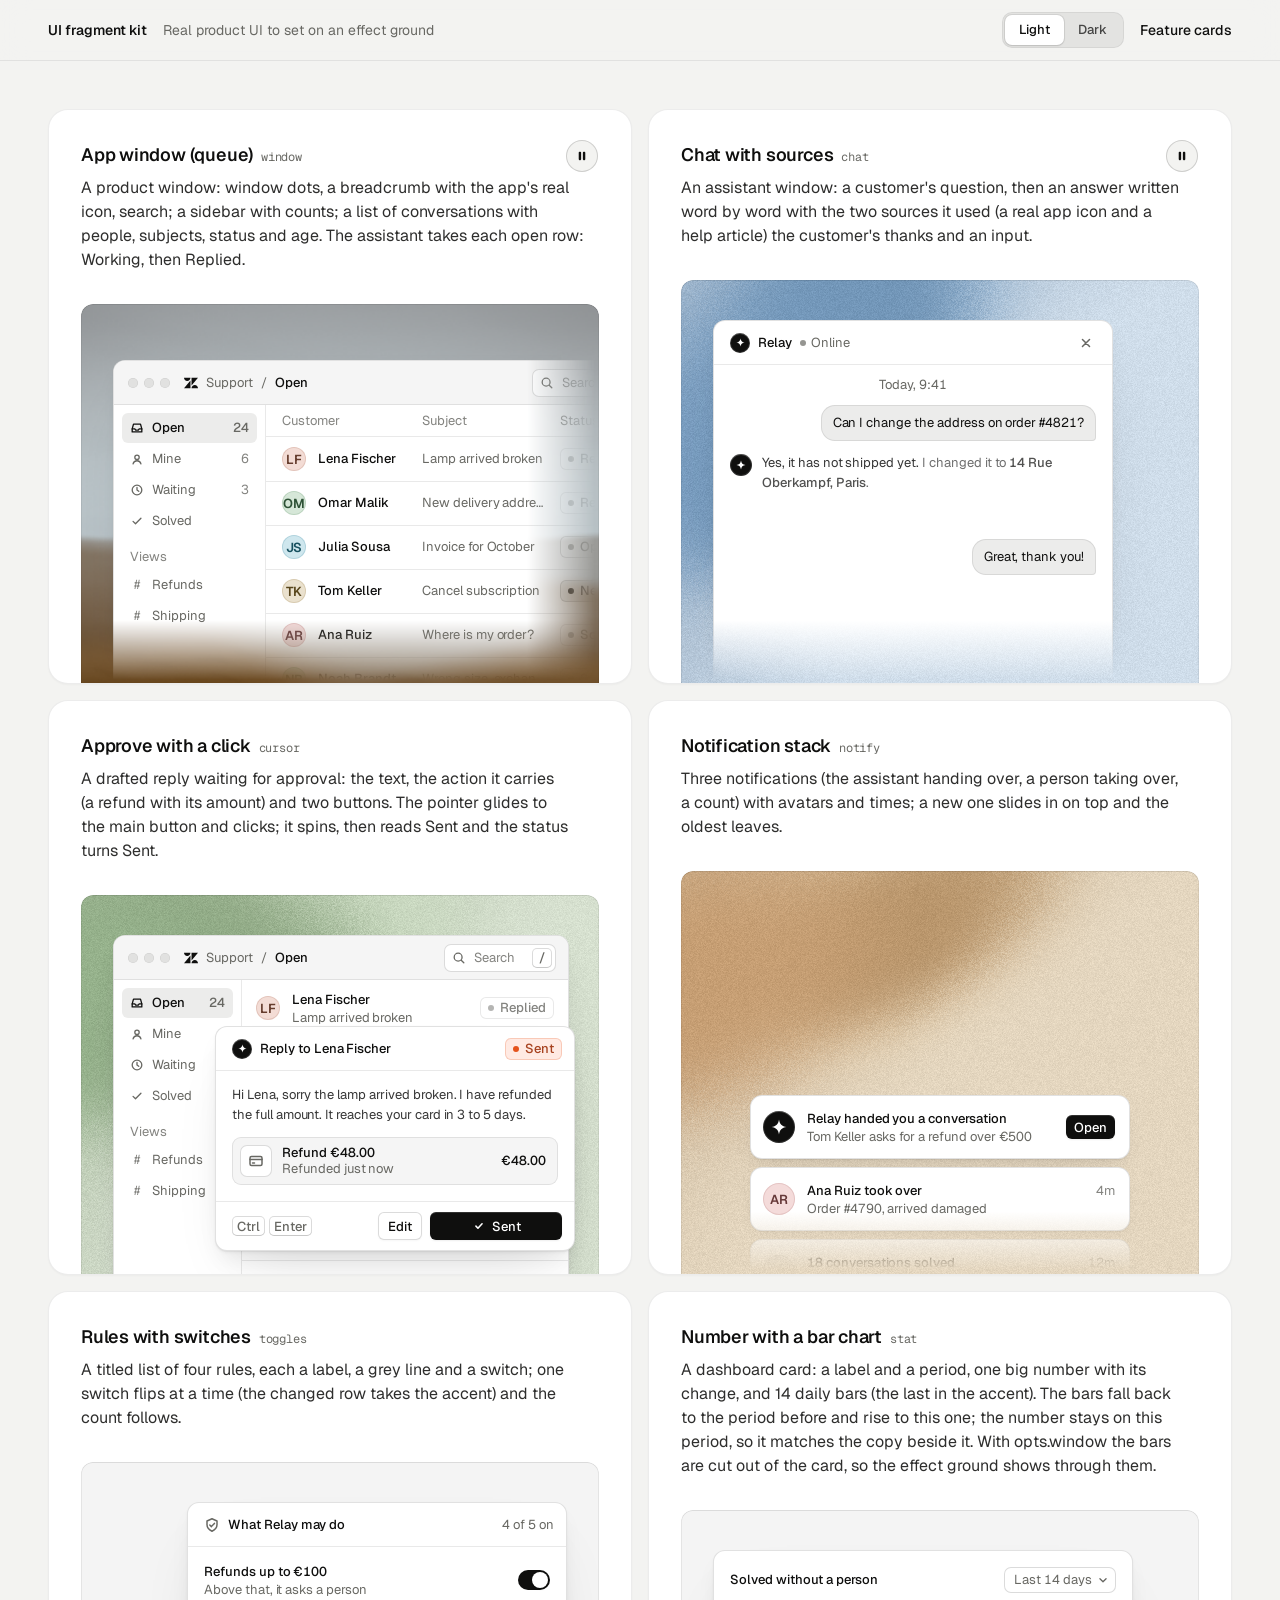
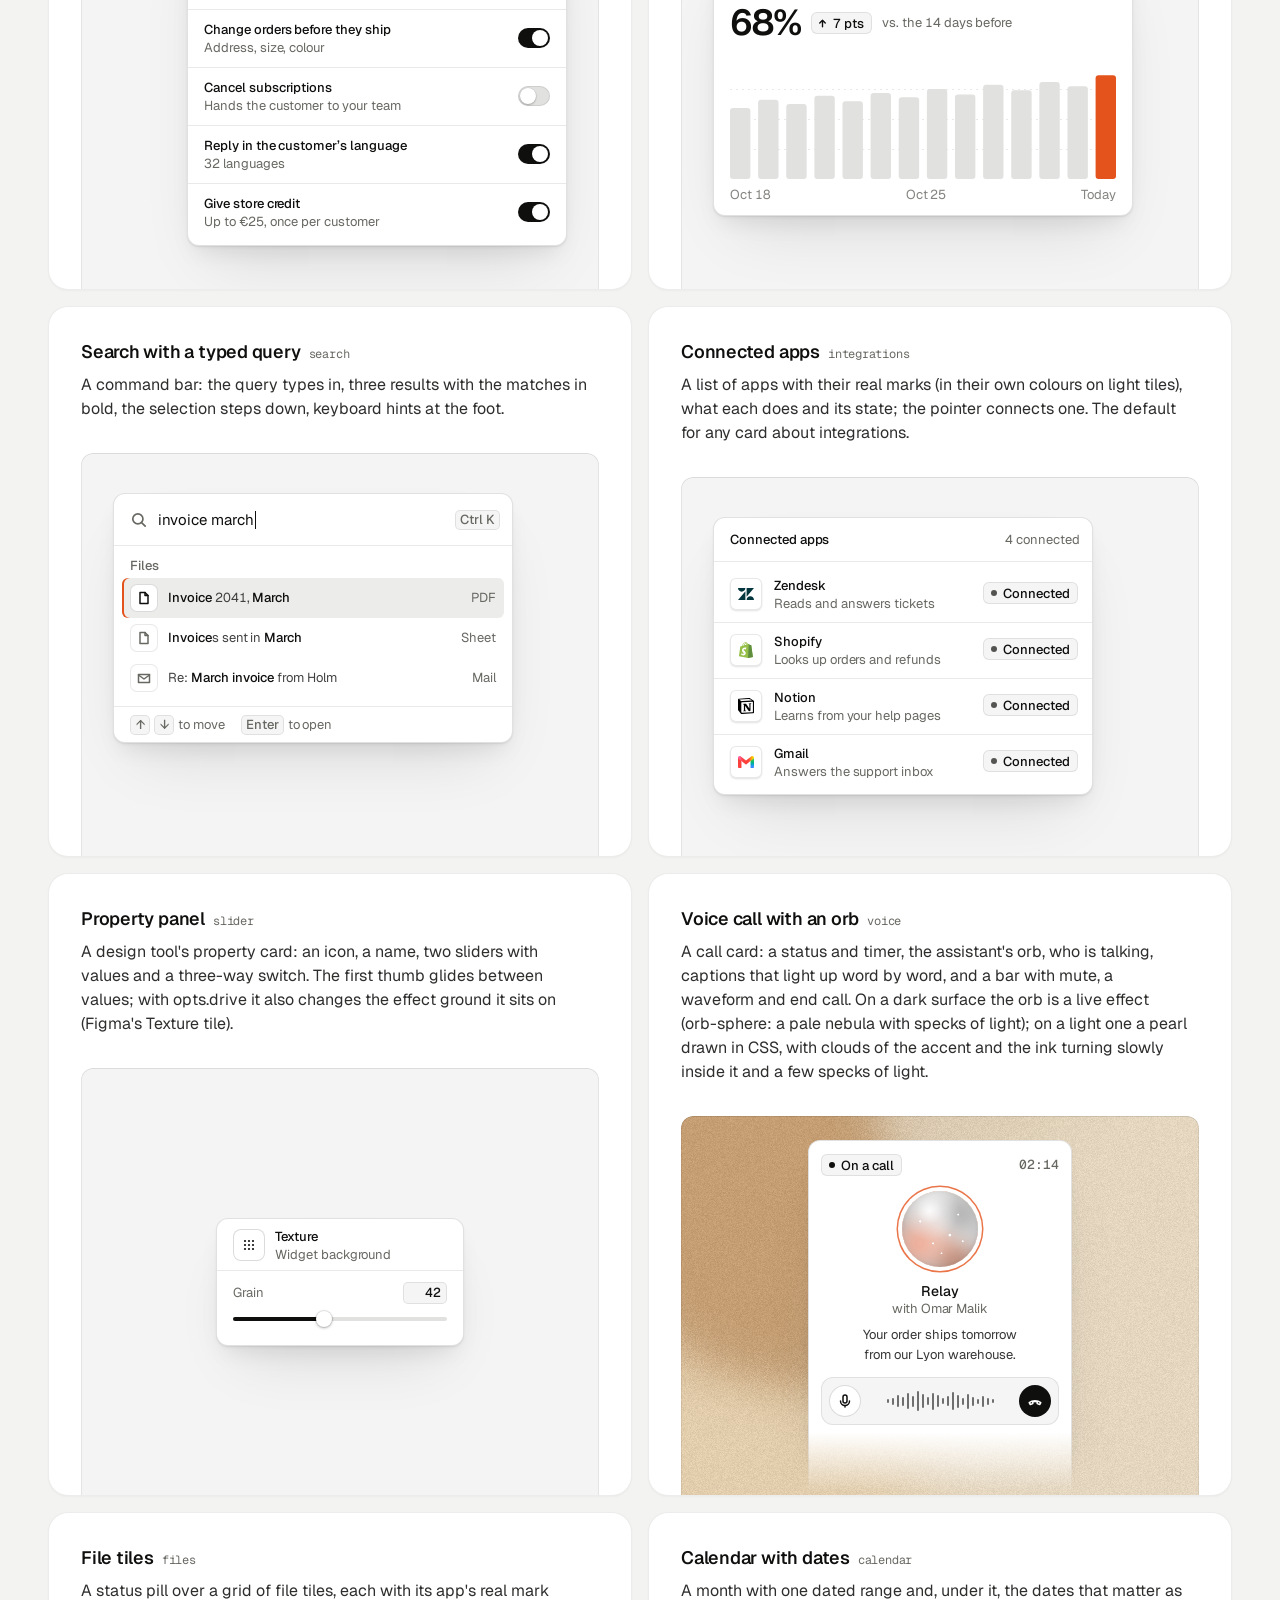
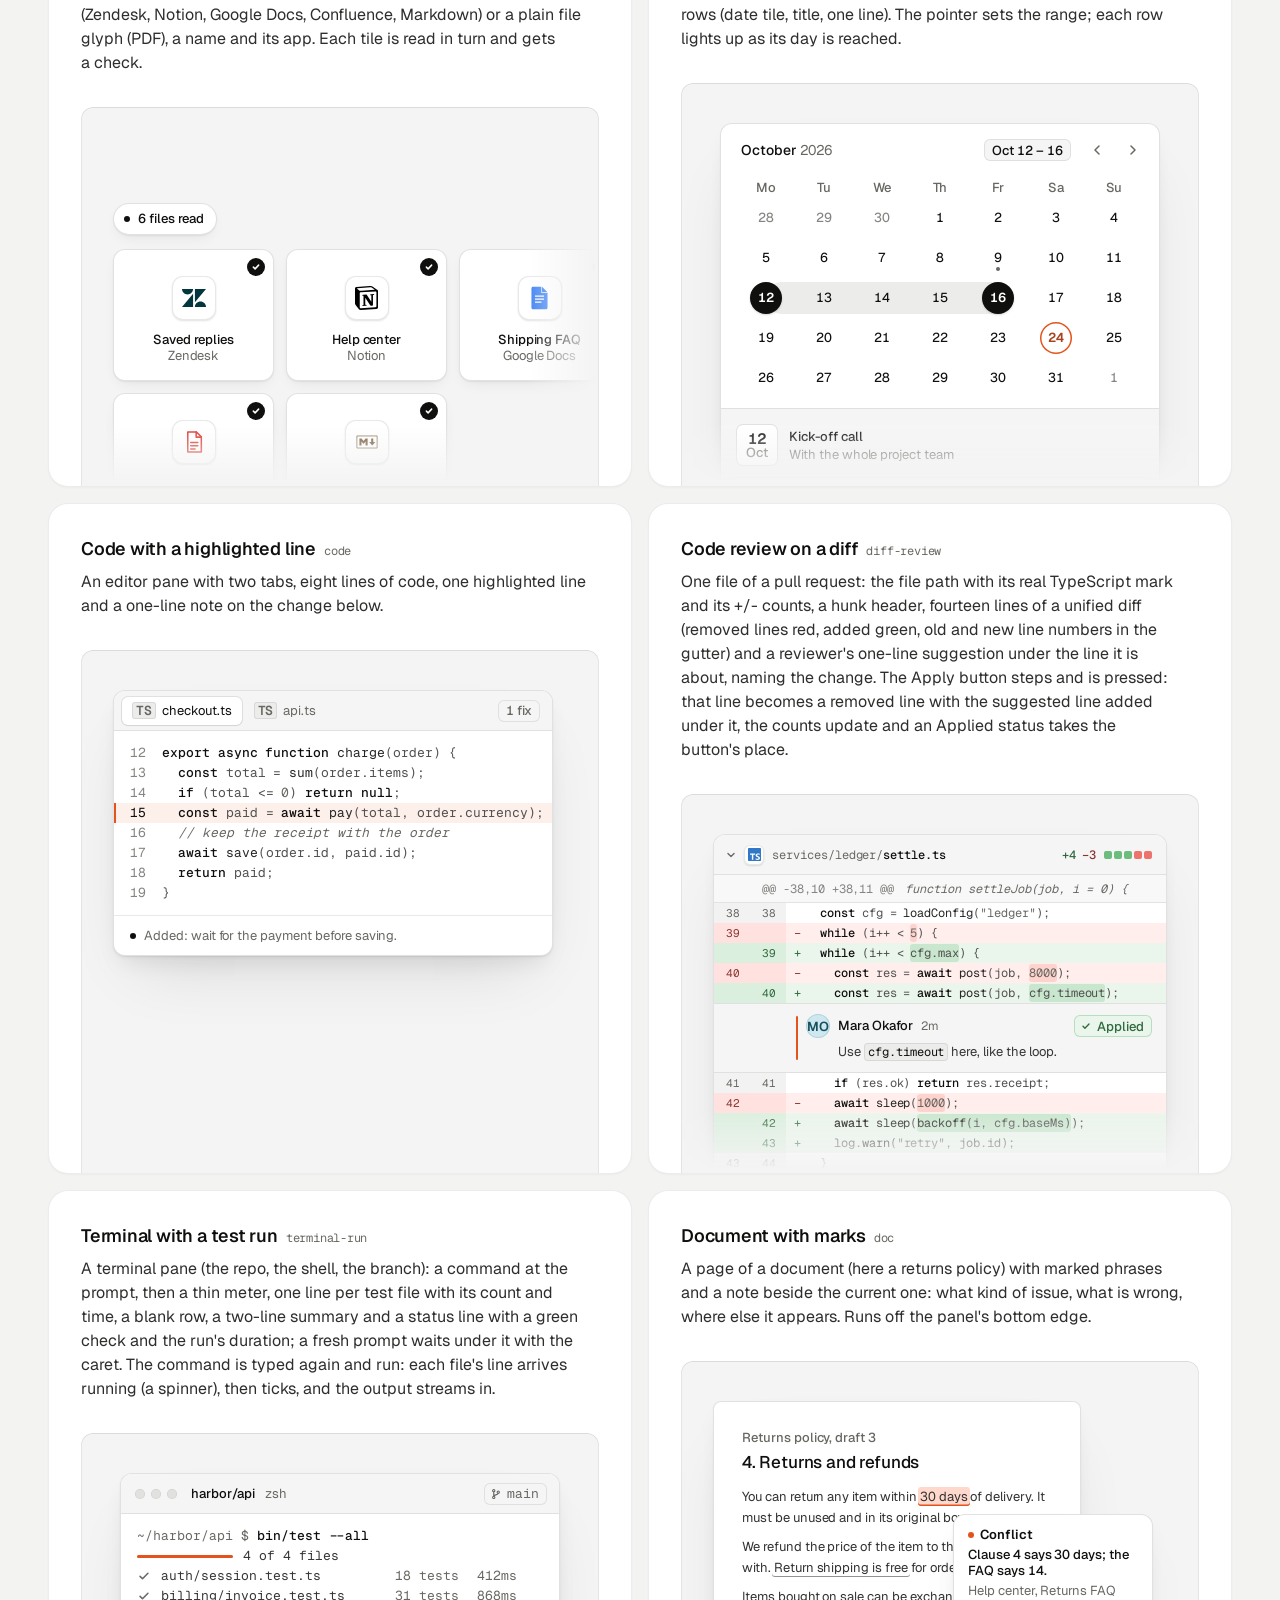
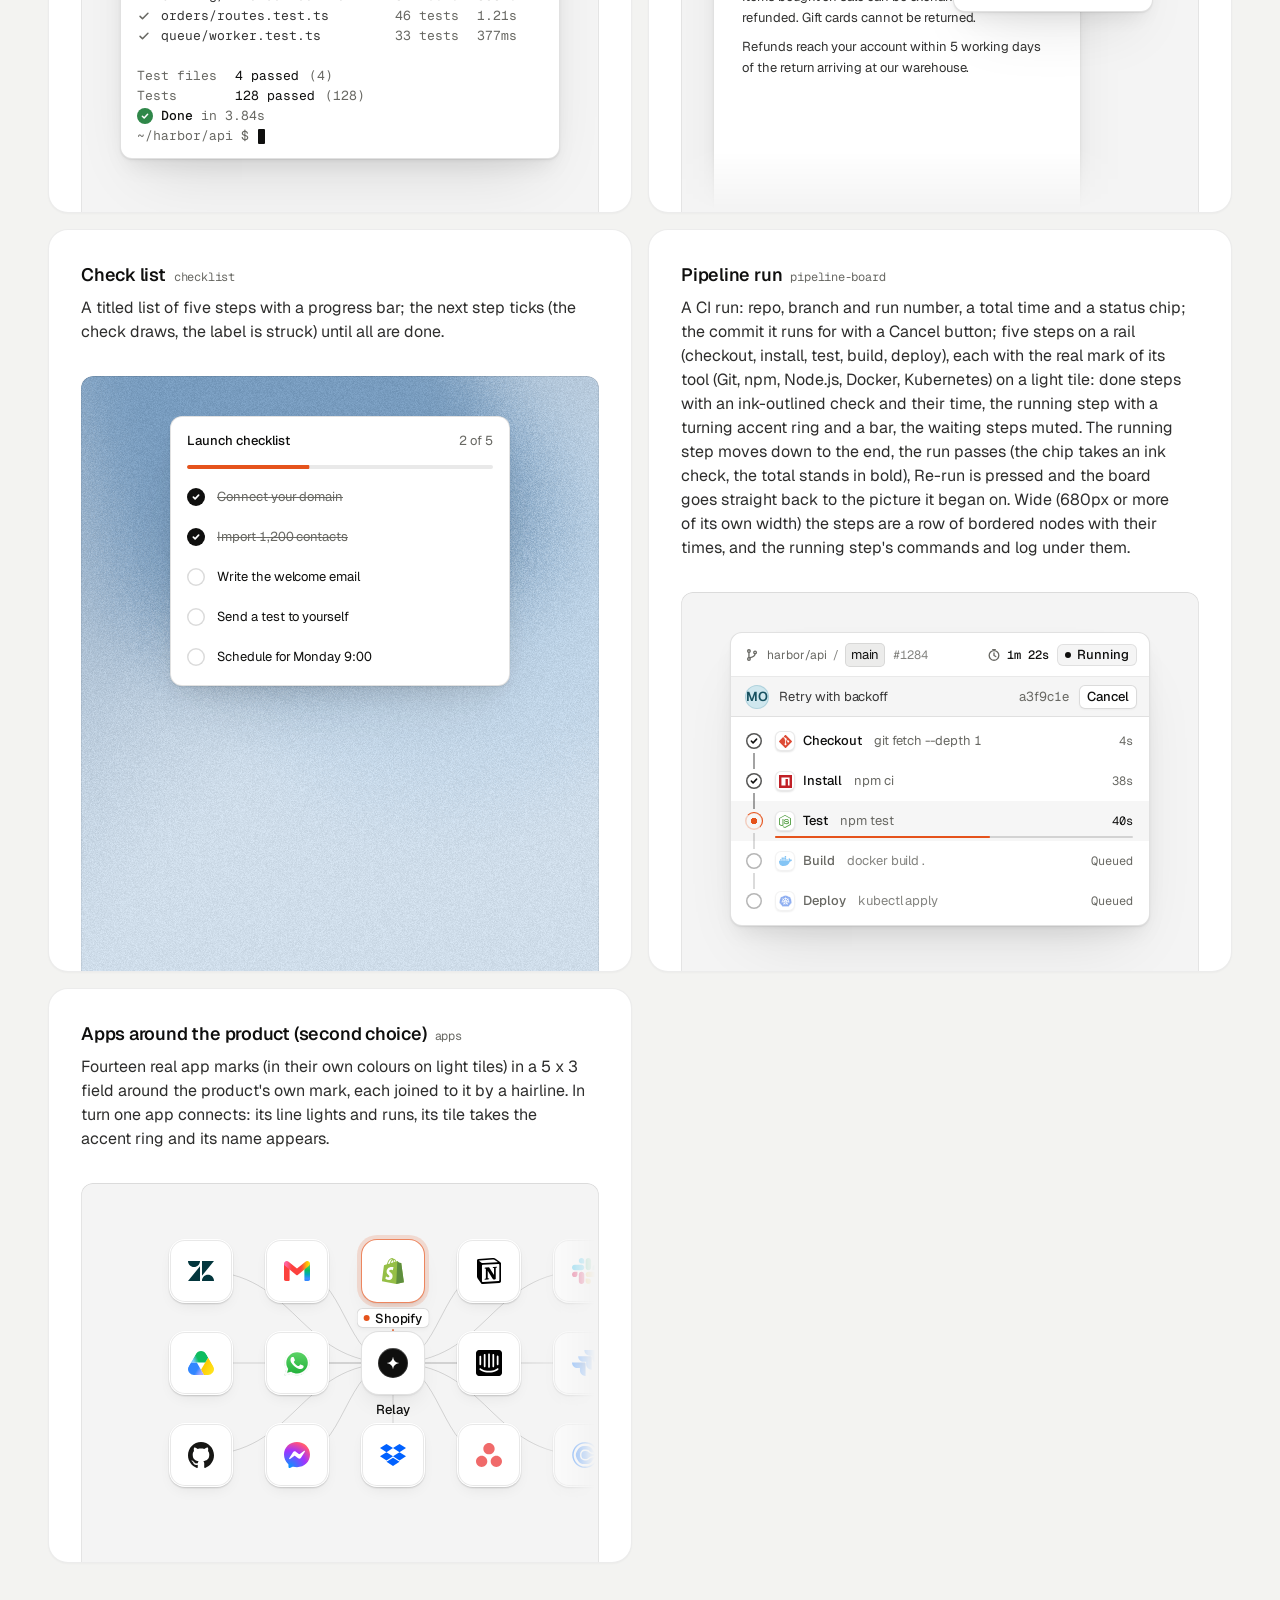
<file: assets/ui/index.html>
<!doctype html>
<html lang="en" data-theme="light">
<head>
<script>window.__tpGlMax = 16;   /* a gallery shows many live effects at once; a page of a site keeps the default 4 (fx.js) */</script>
<meta charset="utf-8">
<meta name="viewport" content="width=device-width, initial-scale=1">
<title>UI fragment kit</title>
<meta name="description" content="Nineteen pieces of real product UI from the taste-skill kit, each on an effect ground in a feature card.">
<link rel="preconnect" href="https://fonts.googleapis.com">
<link rel="preconnect" href="https://fonts.gstatic.com" crossorigin>
<link href="https://fonts.googleapis.com/css2?family=Geist:wght@300..700&family=Geist+Mono:wght@400;500&display=swap" rel="stylesheet">
<link rel="stylesheet" href="base.css">
<link rel="stylesheet" href="cards.css">
<style>
  :root { --font-text: "Geist", system-ui, sans-serif; --font-display: "Geist", system-ui, sans-serif; --font-mono: "Geist Mono", ui-monospace, monospace; }
  [data-theme="light"] { --bg: #f3f3f1; --card: #ffffff; --ink: #0f0f0e; --muted: #686863; --accent: #e5531c; --accent-ink: #ffffff; --g-bg: #e9e8e4; --g-surface: #f6f5f2; --frag: #ffffff; --warm: #c9a679; }
  [data-theme="dark"] { --bg: #070708; --card: #151517; --ink: #f2f2ef; --muted: #8f9094; --accent: #ff7a3c; --accent-ink: #120c08; --g-bg: #0e0e10; --g-surface: #1b1c1f; --frag: #1c1d20; --warm: #9c9689; }
  * { box-sizing: border-box; }
  html, body { margin: 0; }
  body { font-family: var(--font-text); background: var(--bg); color: var(--ink); -webkit-font-smoothing: antialiased; }
  .panel { --fx-bg: var(--g-bg); --fx-surface: var(--g-surface); --fx-ink: var(--ink); --fx-muted: var(--muted); --fx-accent: var(--hue, var(--warm)); --fx-accent-ink: var(--accent-ink); --calm: var(--g-bg); --p-h: 380px; }
  .top { position: sticky; top: 0; z-index: 20; background: color-mix(in oklab, var(--bg) 86%, transparent); backdrop-filter: blur(14px); -webkit-backdrop-filter: blur(14px); border-bottom: 1px solid color-mix(in oklab, var(--ink) 8%, transparent); }
  .top__in { max-width: 1232px; margin: 0 auto; padding: 0 24px; height: 60px; display: flex; align-items: center; gap: 16px; font-size: 14px; line-height: 20px; }
  .top__in strong { font-weight: 560; }
  .top__in > span { color: var(--muted); }
  .sp { flex: 1; }
  .seg { display: inline-flex; padding: 3px; border-radius: 10px; background: color-mix(in oklab, var(--ink) 6%, var(--bg)); box-shadow: inset 0 0 0 1px color-mix(in oklab, var(--ink) 6%, transparent); }
  .seg button { font: inherit; font-size: 13px; font-weight: 500; border: 0; background: none; color: color-mix(in oklab, var(--ink) 72%, var(--bg)); height: 30px; padding: 0 14px; border-radius: 7px; cursor: pointer; }
  .seg button[aria-pressed="true"] { background: var(--card); color: var(--ink); box-shadow: 0 0 0 1px color-mix(in oklab, var(--ink) 8%, transparent), 0 1px 2px rgb(0 0 0 / .1); }
  .top__in a { color: var(--ink); text-decoration: none; font-weight: 500; }
  main { max-width: 1232px; margin: 0 auto; padding: 48px 24px 96px; }
  .grid { display: grid; grid-template-columns: repeat(2, minmax(0, 1fr)); gap: 16px; }
  .card > h3 code { font: 400 12px/16px var(--font-mono); color: var(--muted); margin-left: 8px; }
  @media (max-width: 860px) { .grid { grid-template-columns: minmax(0, 1fr); } }
  @media (max-width: 600px) { main { padding: 24px 16px 64px; } .top__in { padding: 0 16px; } .top__in > span { display: none; } .panel { --p-h: 340px; } }
</style>
</head>
<body>
<header class="top">
  <div class="top__in">
    <strong>UI fragment kit</strong><span>Real product UI to set on an effect ground</span>
    <span class="sp"></span>
    <div class="seg" role="group" aria-label="Theme"><button type="button" data-mode="light" aria-pressed="true">Light</button><button type="button" data-mode="dark" aria-pressed="false">Dark</button></div>
    <a href="cards.html">Feature cards</a>
  </div>
</header>
<main><div class="grid" id="grid"></div></main>

<script type="module">
  import fx from '../effects/fx.js';
  import ui from './ui.js';
  const index = await fetch('index.json').then(r => r.json());
  // where each one sits, as its meta.json says: anchored at a corner or rising from the bottom and cut by
  // the panel's edge, or whole with 24px or more of ground round it; a fade only where an edge cuts it.
  // Only the compact slider sits in the calm middle (Figma's Texture tile); the cursor dialog is shown
  // where it belongs, over the lower-right edge of a window. [class, fade, style, opts]
  const PLACE = {
    window: ['at-corner', 'stage--fade-br', '--ay:56px'],
    chat: ['at-rise to-edge', 'stage--fade-b'],
    cursor: ['at-over', '', '--bx:24px;--by:24px'],
    notify: ['at-rise fit', 'stage--fade-b', '--ay:calc(100% - 180px);--ay-sm:calc(100% - 180px);--fit-max:380px'],
    toggles: ['at-right', ''],
    stat: ['at-corner', ''],
    search: ['at-corner', ''],
    integrations: ['at-corner', ''],
    slider: ['at-center', '', '', '{"compact":true,"drive":{"param":"grain","min":0.15,"max":0.95}}'],
    voice: ['at-rise to-edge fit', 'stage--fade-b', '--ax:max(24px, 50% - 132px);--ay:24px;--fit-max:264px'],
    files: ['at-corner wide', 'stage--fade-br', '--w:680px;--ay:96px'],
    calendar: ['at-rise fit', 'stage--fade-b', '--fit-max:440px'],
    code: ['at-corner', ''],
    'diff-review': ['at-corner fit', 'stage--fade-b', '--fit-max:480px'],
    'terminal-run': ['at-rise fit', '', '--fit-max:440px'],
    'pipeline-board': ['at-rise fit', '', '--fit-max:420px'],
    doc: ['at-corner to-edge', 'stage--fade-b'],
    checklist: ['at-rise fit', '', '--fit-max:340px'],
    apps: ['at-corner wide', 'stage--fade-br', '--w:560px;--ay:48px'],
  };
  // grounds behind UI are soft lit fields (never a line or dot pattern), on both themes: the bright
  // picture behind dark UI on the dark page, a clear step darker than white UI on the light page
  // the painting stays abstract (a mist over warm sand, level, fully soft) and shows once on the page
  const PAINT = ['painterly-landscape', { blur: 1, brush: 0.35, slope: 0, hillY: 0.3, horizon: 0.62, calm: 0.2, calmX: 0.6, calmY: 0.8, drift: 0, side: 1 }, '{"bg":"#a3b0b6","accent":"#c49a6c"}'];
  const GRAIN = ['grain-gradient', { speed: 0, grainMotion: 0, calm: 0.2, calmX: 0.5, calmY: 0.6, tint: 0.6, contrast: 0.6 }, '{"bg":"#d9ccb7","surface":"#e9e0d2","ink":"#2a2622","muted":"#6f675c","accent":"#a8794a"}'];
  const SKY = [GRAIN[0], GRAIN[1], '{"bg":"#c6d3df","surface":"#d6e0e9","ink":"#25303a","muted":"#5d6873","accent":"#3f6a92"}'];
  const SAGE = [GRAIN[0], GRAIN[1], '{"bg":"#cdd6c6","surface":"#dce3d6","ink":"#262d24","muted":"#5f6a5a","accent":"#6c8e63"}'];
  const GROUND = (m, i) => (m.name === 'slider' ? GRAIN : i === 0 ? PAINT : [GRAIN, SKY, SAGE][i % 3]);
  const q = new URLSearchParams(location.search);
  const grid = document.getElementById('grid');
  grid.innerHTML = index.fragments.map((m, i) => {
    const [at, fade, extra = '', opts = ''] = PLACE[m.name] || ['at-corner', 'stage--fade-br'];
    const [id, params, pal] = GROUND(m, i);
    const w = at === 'at-center' ? '' : ` style="--ax:32px;--ay:40px;${extra}"`;
    const o = opts ? ` data-ui-opts='${opts}'` : '';
    // the cursor is a dialog over a window's edge: the window under it holds still
    const under = m.name === 'cursor' ? `<div class="at-corner" style="--ax:32px;--ay:40px" data-ui-load="window" data-ui-opts='{"compact":true}' data-ui-still></div>` : '';
    return `<article class="card card--row"><h3>${m.title}<code>${m.name}</code></h3><p>${m.shows}</p>
      <div class="panel" data-fx="${id}" data-fx-seed="${(i + 1) * 17}" data-fx-params='${JSON.stringify(params)}' data-fx-palette='${pal}' style="--calm-k:0%">
        <div class="stage ${fade}">${under}<div class="${at}"${w}${o} data-ui-load="${m.name}"></div></div></div></article>`;
  }).join('');
  function setMode(mode) {
    document.documentElement.dataset.theme = mode;
    document.querySelectorAll('.seg button').forEach(b => b.setAttribute('aria-pressed', String(b.dataset.mode === mode)));
  }
  setMode(q.get('mode') === 'dark' ? 'dark' : 'light');
  if (q.has('t')) fx.setClock(+q.get('t'));
  // each ground is drawn once near the screen and kept as a picture (its WebGL context freed), so nineteen
  // panels need one or two contexts, not nineteen
  await Promise.all([ui.loadAll(grid), ui.grounds(grid, fx)]);
  document.documentElement.dataset.ready = '1';
  document.querySelectorAll('.seg button').forEach(b => b.addEventListener('click', async () => {
    setMode(b.dataset.mode);
    for (const el of grid.querySelectorAll('[data-ui]')) el.__ui?.repaint?.();
    await ui.grounds(grid, fx);
  }));
</script>
</body>
</html>
</file>
<file: assets/ui/base.css>
/*
  taste-skill UI fragment kit - shared base.
  Small pieces of real product UI, set on an effect ground inside a card's inset panel.
  The standard (references/cards.md): true product scale (13px text, 12px meta, never under 11px).
  A fragment is a picture of a product's screen, so the page's 13px floor (VI-05) does not apply
  inside .ui; every word the page itself says (titles, lines, labels, captions) keeps 13px or more.
  The rest:
  real-looking data, crisp 1px borders, radius 10-12, a soft layered shadow, one accent touch
  (the agent's mark is the ink, so the accent stays free for that one touch).

  Styled only by custom properties set by the page:
    --ui-font, --ui-mono, --ui-radius
    --fx-bg (the fragment's own surface), --fx-surface, --fx-ink, --fx-muted, --fx-accent, --fx-accent-ink
  Light or dark is read from --fx-bg itself (relative colour), so a fragment needs no theme class.
  Every size sits on a 4px grid. Loops stop under prefers-reduced-motion (the JS shows a still state).
*/
:where(.ui) {
  --u-bg: var(--fx-bg, #ffffff);
  --u-surface: var(--fx-surface, #f4f4f3);
  --u-ink: var(--fx-ink, #111111);
  --u-muted: var(--fx-muted, #6b6b6b);
  --u-accent: var(--fx-accent, #e8571f);
  --u-accent-ink: var(--fx-accent-ink, #ffffff);
  --u-r: var(--ui-radius, 12px);
  --u-r2: max(4px, calc(var(--u-r) - 4px));
  --u-r3: max(4px, calc(var(--u-r) - 6px));

  /* lines and fills, all mixed from the palette */
  --u-line: color-mix(in oklab, var(--u-ink) 9%, transparent);
  --u-line-2: color-mix(in oklab, var(--u-ink) 15%, transparent);
  --u-border: color-mix(in oklab, var(--u-ink) 12%, transparent);
  --u-fill: color-mix(in oklab, var(--u-ink) 3.5%, var(--u-bg));
  --u-fill-2: color-mix(in oklab, var(--u-ink) 7%, var(--u-bg));
  --u-fill-3: color-mix(in oklab, var(--u-ink) 11%, var(--u-bg));
  --u-text-2: color-mix(in oklab, var(--u-ink) 80%, var(--u-bg));
  --u-soft: color-mix(in oklab, var(--u-muted) 80%, var(--u-bg));
  --u-tint: color-mix(in oklab, var(--u-accent) 13%, var(--u-bg));
  --u-tint-2: color-mix(in oklab, var(--u-accent) 24%, var(--u-bg));
  --u-accent-text: color-mix(in oklab, var(--u-accent) 74%, var(--u-ink));
  --u-skel: color-mix(in oklab, var(--u-ink) 10%, var(--u-bg));
  /* a brand tile is light on every surface, so a logo keeps its own colours (references/icons.md) */
  --u-tile: #ffffff;
  --u-tile-edge: inset 0 0 0 1px rgb(0 0 0 / 0.09), 0 1px 2px rgb(0 0 0 / 0.12);

  /* depth: shadows grow and a top highlight appears as the fragment surface gets darker */
  --u-sh: rgb(0 0 0 / 0.14);
  --u-sh: oklch(from var(--u-bg) 0 0 0 / calc(0.5 - l * 0.38));
  --u-hi: transparent;
  --u-hi: oklch(from var(--u-bg) 1 0 0 / clamp(0, calc(0.11 - l * 0.11), 0.09));
  --u-shadow:
    inset 0 1px 0 var(--u-hi),
    0 1px 1px color-mix(in oklab, var(--u-sh) 40%, transparent),
    0 2px 4px -1px color-mix(in oklab, var(--u-sh) 45%, transparent),
    0 12px 24px -8px color-mix(in oklab, var(--u-sh) 80%, transparent),
    0 32px 64px -24px var(--u-sh);
  --u-shadow-sm:
    inset 0 1px 0 var(--u-hi),
    0 1px 2px color-mix(in oklab, var(--u-sh) 55%, transparent),
    0 6px 16px -6px color-mix(in oklab, var(--u-sh) 80%, transparent);
  --u-ease: var(--ease, cubic-bezier(.2, .8, .2, 1));   /* the page's one UI ease-out (system.css --ease) */
  /* the name is older than the rule: a strong ease-out that lands softly and never passes its mark (no overshoot, motion.md) */
  --u-spring: cubic-bezier(.22, 1, .36, 1);

  font-family: var(--ui-font, system-ui, -apple-system, "Segoe UI", sans-serif);
  font-size: 13px;
  line-height: 20px;
  font-weight: 400;
  color: var(--u-ink);
  -webkit-font-smoothing: antialiased;
  font-feature-settings: "tnum" 1, "cv11" 1;
  text-align: left;
  letter-spacing: -0.003em;
  box-sizing: border-box;
}
:where(.ui) *, :where(.ui) *::before, :where(.ui) *::after { box-sizing: border-box; }
/* a fragment never runs out of its panel on its own: on a narrow panel it narrows; a placement that
   crops it on purpose (cards.css, from 640px: every placement but .at-center) lifts this */
[data-ui] { max-width: 100%; }
/* fragments use div and span for text so page rules like `.card p` cannot reach them */
.ui :where(ul, ol, li, figure, blockquote, article, aside, nav) { margin: 0; padding: 0; list-style: none; }
.ui :where(mark) { background: none; color: inherit; }
:where(.ui) button { font: inherit; color: inherit; background: none; border: 0; padding: 0; margin: 0; cursor: default; }
:where(.ui) svg { display: block; flex: none; }

/* ---------------------------------------------------------------- the window every fragment sits in */
.ui-panel {
  position: relative;
  background: var(--u-bg);
  border: 1px solid var(--u-border);
  border-radius: var(--u-r);
  box-shadow: var(--u-shadow);
  max-width: 100%;
}
.ui-head {
  display: flex; align-items: center; gap: 8px;
  height: 44px; padding: 0 12px 0 16px;
  border-bottom: 1px solid var(--u-line);
}
.ui-title { font-size: 13px; font-weight: 500; line-height: 20px; white-space: nowrap; }
.ui-meta { font-size: 13px; line-height: 16px; color: var(--u-muted); white-space: nowrap; }
.ui-spacer { flex: 1; }
.ui-sep { width: 1px; height: 16px; background: var(--u-line-2); flex: none; }

/* window chrome: three quiet dots and a centred title */
.ui-dots { display: flex; gap: 6px; flex: none; }
.ui-dots i { width: 10px; height: 10px; border-radius: 50%; background: var(--u-fill-3); box-shadow: inset 0 0 0 0.5px var(--u-line); }

/* ---------------------------------------------------------------- controls */
/* the primary button is the ink (as on figma.com and x.ai); the accent is kept for one touch */
.ui-btn {
  display: inline-flex; align-items: center; justify-content: center; gap: 6px; flex: none;
  height: 28px; padding: 0 10px; border-radius: max(6px, var(--u-r3));
  font-size: 13px; font-weight: 500; line-height: 1; white-space: nowrap;
  background: var(--u-ink); color: var(--u-bg);
  box-shadow: inset 0 1px 0 color-mix(in oklab, var(--u-bg) 14%, transparent), 0 1px 2px color-mix(in oklab, var(--u-sh) 60%, transparent);
  transition: transform 160ms var(--u-ease), background-color 200ms var(--u-ease), color 200ms var(--u-ease);
}
.ui-btn--accent { background: var(--u-accent); color: var(--u-accent-ink); }
.ui-btn--ghost { background: var(--u-bg); color: var(--u-ink); box-shadow: inset 0 0 0 1px var(--u-line-2), 0 1px 2px color-mix(in oklab, var(--u-sh) 30%, transparent); }
.ui-btn--quiet { background: transparent; color: var(--u-muted); box-shadow: none; }
.ui-btn--sm { height: 24px; padding: 0 8px; font-size: 13px; }
.ui-btn .ui-icon { width: 14px; height: 14px; }
.ui-btn.is-pressed { transform: scale(0.96); }

/* status: a dot and a word; quiet by default, the accent only where something is happening */
.ui-chip {
  display: inline-flex; align-items: center; gap: 6px; flex: none;
  height: 22px; padding: 0 8px; border-radius: 6px;
  font-size: 13px; font-weight: 500; line-height: 1; white-space: nowrap;
  background: var(--u-fill); color: var(--u-muted); box-shadow: inset 0 0 0 1px var(--u-line);
}
.ui-chip::before { content: ""; width: 6px; height: 6px; border-radius: 50%; background: currentColor; opacity: 0.55; flex: none; }
.ui-chip--plain::before { display: none; }
.ui-chip--accent { background: var(--u-tint); color: var(--u-accent-text); box-shadow: inset 0 0 0 1px color-mix(in oklab, var(--u-accent) 22%, transparent); }
.ui-chip--accent::before { background: var(--u-accent); opacity: 1; }
.ui-chip--ink { color: var(--u-ink); }
.ui-chip--ink::before { opacity: 1; }
.ui-chip--live::before { animation: ui-live 1.6s var(--u-ease) infinite; }
.ui-chip svg { width: 12px; height: 12px; margin: 0 -1px 0 -2px; }
.ui-chip:has(svg)::before { display: none; }
@keyframes ui-live { 0%, 100% { opacity: 1; } 50% { opacity: 0.35; } }

.ui-dot { width: 6px; height: 6px; border-radius: 50%; background: var(--u-accent); flex: none; }
.ui-kbd {
  display: inline-grid; place-items: center; min-width: 20px; height: 20px; padding: 0 5px; border-radius: 5px;
  font: 500 13px/1 var(--ui-font, inherit); color: var(--u-muted);
  background: var(--u-bg); box-shadow: inset 0 0 0 1px var(--u-line-2), inset 0 -1px 0 var(--u-line);
}
.ui-icon { width: 16px; height: 16px; fill: none; stroke: currentColor; stroke-width: 1.5; stroke-linecap: round; stroke-linejoin: round; }

/* people: initials on a quiet tone, five tones that never reach violet */
.ui-avatar {
  --h: 60;
  display: grid; place-items: center; flex: none;
  width: 24px; height: 24px; border-radius: 50%;
  font-size: 13px; font-weight: 600; line-height: 1; letter-spacing: -0.02em;
  background: color-mix(in oklab, oklch(0.74 0.08 var(--h)) 34%, var(--u-bg));
  color: color-mix(in oklab, oklch(0.5 0.09 var(--h)) 70%, var(--u-ink));
  box-shadow: inset 0 0 0 1px color-mix(in oklab, oklch(0.6 0.08 var(--h)) 22%, transparent);
}
.ui-avatar[data-tone="1"] { --h: 40; }
.ui-avatar[data-tone="2"] { --h: 85; }
.ui-avatar[data-tone="3"] { --h: 150; }
.ui-avatar[data-tone="4"] { --h: 220; }
.ui-avatar[data-tone="5"] { --h: 20; }
.ui-avatar--md { width: 32px; height: 32px; font-size: 13px; }
.ui-avatar--accent { background: var(--u-accent); color: var(--u-accent-ink); box-shadow: none; }

/* the product's own mark (an assistant, a bot): an ink disc with a four-point spark. It is the ink,
   not the accent, so a fragment's one accent touch stays free for its status */
.ui-agent {
  position: relative; display: block; flex: none; width: 24px; height: 24px; border-radius: 50%;
  background: var(--u-ink);
  box-shadow: inset 0 0 0 1px color-mix(in oklab, var(--u-bg) 12%, transparent), inset 0 1px 0 color-mix(in oklab, #fff 16%, transparent);
}
.ui-agent::after {
  content: ""; position: absolute; inset: 26%; background: var(--u-bg);
  -webkit-mask: url("data:image/svg+xml,%3Csvg xmlns='http://www.w3.org/2000/svg' viewBox='0 0 16 16'%3E%3Cpath d='M8 .8c.5 4.3 2.9 6.7 7.2 7.2-4.3.5-6.7 2.9-7.2 7.2C7.5 10.9 5.1 8.5.8 8 5.1 7.5 7.5 5.1 8 .8z'/%3E%3C/svg%3E") center / contain no-repeat;
          mask: url("data:image/svg+xml,%3Csvg xmlns='http://www.w3.org/2000/svg' viewBox='0 0 16 16'%3E%3Cpath d='M8 .8c.5 4.3 2.9 6.7 7.2 7.2-4.3.5-6.7 2.9-7.2 7.2C7.5 10.9 5.1 8.5.8 8 5.1 7.5 7.5 5.1 8 .8z'/%3E%3C/svg%3E") center / contain no-repeat;
}

/* skeleton lines for the parts of a window that are only context */
.ui-skel { display: block; height: 6px; border-radius: 3px; background: var(--u-skel); }

/* ---------------------------------------------------------------- brand marks */
/* Real brand icons are local files (icons/, written by scripts/icons.mjs fetch; icons-credits.json lists them): no page calls
   a CDN for an icon. A mark on a tile (.ui-logo, .ui-file__icon, .ui-field__tile, .ui-diff__tool, .ui-pipe__tool) is a colour
   file as <img src="icons/notion.svg" alt="">, the path as printed by fetch for the page that holds it. A small mark inline beside
   text stays in the ink: the one-colour inline <svg class="ui-brand" aria-hidden="true"> that fetch --mono prints. */
.ui-brand { display: block; flex: none; width: 18px; height: 18px; }
svg.ui-brand { fill: currentColor; color: var(--u-ink); }
.ui-brand--ink { color: var(--u-ink); }
/* a brand logo on a small tile: the tile is light on every surface and the logo in its own colours */
.ui-logo {
  display: grid; place-items: center; flex: none;
  width: 40px; height: 40px; border-radius: var(--u-r2);
  background: var(--u-tile); box-shadow: var(--u-tile-edge);
}
.ui-logo img, .ui-file__icon img, .ui-field__tile img, .ui-diff__tool img, .ui-pipe__tool img { display: block; flex: none; object-fit: contain; }
.ui-logo :is(svg, img, .ui-brand) { width: 20px; height: 20px; }
.ui-logo--sm { width: 32px; height: 32px; border-radius: max(6px, var(--u-r3)); }
.ui-logo--sm :is(svg, img, .ui-brand) { width: 16px; height: 16px; }
.ui-logo--lg { width: 56px; height: 56px; border-radius: var(--u-r); }
.ui-logo--lg :is(svg, img, .ui-brand) { width: 28px; height: 28px; }

/* ---------------------------------------------------------------- the pointer */
.ui-pointer {
  position: absolute; left: 0; top: 0; z-index: 5;
  width: 20px; height: 20px; pointer-events: none;
  filter: drop-shadow(0 1px 1px rgb(0 0 0 / 0.25)) drop-shadow(0 3px 6px rgb(0 0 0 / 0.2));
  will-change: transform;
}
.ui-pointer svg { width: 20px; height: 20px; }
/* a named pointer (a person or the agent working in the product) */
.ui-pointer__name {
  position: absolute; left: 14px; top: 18px; height: 20px; padding: 0 7px; border-radius: 6px 10px 10px 10px;
  font: 500 13px/20px var(--ui-font, inherit); white-space: nowrap;
  background: var(--u-accent); color: var(--u-accent-ink);
}
.ui-ring {
  position: absolute; left: 0; top: 0; width: 28px; height: 28px; margin: -14px 0 0 -14px; border-radius: 50%;
  border: 1.5px solid var(--u-accent); opacity: 0; pointer-events: none; z-index: 4;
}
.ui-ring.is-on { animation: ui-ring 520ms var(--u-ease) forwards; }
@keyframes ui-ring { from { opacity: 0.8; transform: var(--at) scale(0.4); } to { opacity: 0; transform: var(--at) scale(1.5); } }

@keyframes ui-spin { to { transform: rotate(360deg); } }
.ui-spin {
  display: inline-block; width: 12px; height: 12px; border-radius: 50%; flex: none;
  border: 1.5px solid color-mix(in oklab, currentColor 30%, transparent); border-top-color: currentColor;
  animation: ui-spin 700ms linear infinite;
}

/* ---------------------------------------------------------------- held, paused */
/* a fragment held on its finished picture (data-ui-still, its cycles done) shows nothing that moves:
   no caret, spinner or pulse runs on in a still picture */
.is-ui-held, .is-ui-held *, .is-ui-held *::before, .is-ui-held *::after { animation: none !important; }
.is-ui-paused, .is-ui-paused *, .is-ui-paused *::before, .is-ui-paused *::after { animation-play-state: paused !important; }

/* the pause button ui.loop puts by a looping fragment (and an object from assets/objects, as
   .loop-pause): a solid disc in the page colours (never a see-through blur), 32px in a 44px hit area,
   the same as components' .cx-pause and system.css. In a card it sits beside the title (ui.js sets its
   top and right; the title keeps 44px clear), in a panel outside a card 12px in from the bottom-right
   corner, and with no panel under the fragment, in 44px kept free below it. */
button.ui-pause.ui-pause, button.loop-pause {
  position: absolute; right: 12px; bottom: 12px; z-index: 6; display: grid; place-items: center;
  width: 32px; height: 32px; margin: 0; padding: 0; border-radius: 50%; cursor: pointer;
  border: 1px solid color-mix(in oklab, var(--ink, #111) 16%, transparent);
  background: var(--bg, #fff); color: var(--ink, #111);
  box-shadow: 0 1px 2px rgb(0 0 0 / 0.12), 0 4px 12px -4px rgb(0 0 0 / 0.28);
  opacity: 0.88; transition: opacity 200ms ease, border-color 200ms ease;
  -webkit-tap-highlight-color: transparent;
}
button.ui-pause.ui-pause--title { bottom: auto; box-shadow: none; opacity: 1; }
button.ui-pause.ui-pause--below { right: 0; bottom: 6px; box-shadow: none; }
.ui-pause-beside { padding-right: 44px; }
button:is(.ui-pause, .loop-pause)::before { content: ""; position: absolute; inset: -6px; border-radius: 50%; }
button:is(.ui-pause, .loop-pause):is(:hover, :focus-visible) { opacity: 1; border-color: color-mix(in oklab, var(--ink, #111) 32%, transparent); }
button:is(.ui-pause, .loop-pause):focus-visible { outline: 2px solid var(--ink, #111); outline-offset: 2px; }
button:is(.ui-pause, .loop-pause) svg { display: block; width: 14px; height: 14px; fill: currentColor; }
button:is(.ui-pause, .loop-pause).is-paused svg, button.loop-pause[aria-pressed="true"] svg { margin-left: 1px; }
@media (forced-colors: active) { button.ui-pause.ui-pause, button.loop-pause { border-color: ButtonText; } }

@media (prefers-reduced-motion: reduce) {
  :where(.ui) *, :where(.ui) *::before, :where(.ui) *::after { transition-duration: 0ms !important; animation: none !important; }
  button.ui-pause.ui-pause, button.loop-pause { display: none; }
}
</file>
<file: assets/ui/cards.css>
/*
  taste-skill feature cards - the card, its inset panel and where a fragment sits on it.
  The rules and their reasons are in references/cards.md. Link after system.css (it refines .card
  and .panel there) or on its own with these tokens on a ground:
    --bg (page), --card (one step off the page), --ink, --muted, --accent, --accent-ink,
    --font-text, --font-mono
  Fragments in a panel take --fx-* from .stage (set below from the same tokens).
*/

/* ---------------------------------------------------------------- the card */
.card {
  --c-r: 20px;                      /* card radius */
  --c-pad: 28px;                    /* text padding = the panel's side inset */
  --c-gap: 8px;                     /* an inset panel's margin; its radius is --c-r minus this */
  --c-border: color-mix(in oklab, var(--ink) 8%, transparent);
  --c-text: color-mix(in oklab, var(--ink) 84%, var(--card));   /* card text: the ink, a touch softer than titles */
  --c-hi: oklch(from var(--card) 1 0 0 / clamp(0, calc(0.09 - l * 0.09), 0.07));
  --c-sh: oklch(from var(--card) 0 0 0 / calc(0.07 - l * 0.04));
  position: relative; display: flex; flex-direction: column; min-width: 0;
  padding: var(--c-pad); border-radius: var(--c-r);
  background: var(--card); color: var(--ink);
  border: 1px solid var(--c-border);
  box-shadow: inset 0 1px 0 var(--c-hi), 0 1px 2px var(--c-sh);
  overflow: clip;
  gap: 0;
}
@media (min-width: 1024px) { .card { --c-pad: 32px; } }
@media (max-width: 639px) { .card { --c-r: 18px; --c-pad: 20px; } }

.card > h3, .card__title {
  margin: 0; font-family: var(--font-text); font-size: 18px; line-height: 26px; font-weight: 560;
  letter-spacing: -0.012em; color: var(--ink); text-wrap: balance;
}
/* the two lines under a title: 16px in the ink (a touch softer than the title), never small grey text */
.card > p, .card__text {
  margin: 8px 0 0; font-size: 16px; line-height: 24px; color: var(--c-text);
  max-width: 46ch; text-wrap: pretty;
}
/* two muted lines keep one height in a row so the panels line up; only where cards sit side by side
   (below 1024px a row is one column, and the held line would be an empty gap) */
@media (min-width: 1024px) { .card--row > p { min-height: 2lh; } }
.card__link {
  display: inline-flex; align-items: center; gap: 6px; margin-top: 16px; width: max-content;
  font-size: 15px; font-weight: 500; line-height: 22px; color: var(--ink); text-decoration: none;
}
.card__link svg { width: 14px; height: 14px; transition: transform 200ms cubic-bezier(.2,.7,.2,1); }
.card__link:hover svg { transform: translateX(2px); }

/* ---------------------------------------------------------------- the inset panel */
/* Default (x.ai): aligned with the text column and running off the card's bottom edge.
   The effect canvas mounts on the panel (data-fx) and sits under everything in it. */
.panel {
  --p-r: 12px;
  display: block; padding: 0;
  --p-h: clamp(264px, 22vw + 8px, 340px);
  position: relative; isolation: isolate; overflow: clip;
  min-height: var(--p-h); flex: 1 0 auto;
  border-radius: var(--p-r) var(--p-r) 0 0;
  background: color-mix(in oklab, var(--ink) 4%, var(--card));
}
/* a panel with no effect mounted stands on the page's lit ground (system.css --ground-*: sand, sky,
   sage, painting), never a grey a shade off the white UI on it: flat on kind other (cafes, shops,
   studios); on a tech page (site-kind tech, software or gaming) a soft mesh of the ground's own tones,
   the Figma tile, with no grain (grain or texture would be the page's one effect). A [data-fx] panel
   draws its effect instead. */
.panel:not([data-fx], .panel--device) { background: var(--ground-bg, #d9ccb7); }
:root:has(meta[name="site-kind"]:is([content="tech"], [content="software"], [content="gaming"])) .panel:not([data-fx], .panel--device) {
  background-color: var(--ground-bg, #d9ccb7);
  background-image:
    radial-gradient(70% 90% at 12% 0%, color-mix(in oklab, var(--ground-surface, #e9e0d2) 92%, white), transparent 70%),
    radial-gradient(60% 80% at 100% 100%, color-mix(in oklab, var(--ground-accent, #a8794a) 34%, var(--ground-bg, #d9ccb7)), transparent 72%),
    radial-gradient(50% 60% at 85% 10%, color-mix(in oklab, var(--ground-surface, #e9e0d2) 60%, transparent), transparent 70%);
}
.card > .panel { margin-top: 32px; margin-bottom: calc(-1 * var(--c-pad) - 1px); }
.card > .panel--device { margin-top: 24px; }
/* system.css spaces the text above a panel itself; here the panel carries the 32px */
.card > :has(+ .panel) { margin-bottom: 0; }
/* a crisp 1px edge over the ground and over any fragment it crops */
.panel::after {
  content: ""; position: absolute; inset: 0; z-index: 4; pointer-events: none; border-radius: inherit;
  box-shadow: inset 0 0 0 1px color-mix(in oklab, var(--ink) 7%, transparent), inset 0 1px 0 color-mix(in oklab, var(--ink) 4%, transparent);
}
/* the vignette that calms the ground where the fragment sits (--vx, --vy: its centre) */
.panel::before {
  content: ""; position: absolute; inset: 0; z-index: 0; pointer-events: none; width: auto; padding: 0;
  background: radial-gradient(ellipse 70% 62% at var(--vx, 50%) var(--vy, 62%),
    color-mix(in oklab, var(--calm, var(--card)) var(--calm-k, 34%), transparent), transparent 72%);
}
/* inset on all sides by --c-gap; nested radius */
.card > .panel--inset {
  margin: 32px calc(var(--c-gap) - var(--c-pad)) calc(var(--c-gap) - var(--c-pad));
  border-radius: calc(var(--c-r) - var(--c-gap));
}
/* runs to the card's side and bottom edges (Figma's image band); the card's corners clip it */
.card > .panel--flush {
  margin: 32px calc(-1 * var(--c-pad) - 1px) calc(-1 * var(--c-pad) - 1px);
  border-radius: 0;
}
.panel--flush::after { box-shadow: inset 0 1px 0 color-mix(in oklab, var(--ink) 7%, transparent); }
/* the panel on top, the caption under it (tall cards) */
.card > .panel--top {
  order: -1; margin: calc(var(--c-gap) - var(--c-pad)) calc(var(--c-gap) - var(--c-pad)) 24px;
  border-radius: calc(var(--c-r) - var(--c-gap)); flex: none; min-height: 0; aspect-ratio: 1 / 1;
}
.panel--top.panel--wide { aspect-ratio: 4 / 3; }

/* a device (x.ai's "Computer" card): a status row, then the ground as its screen. The row sits on the
   card itself, not in a frame of its own, so the card stays two levels deep (card > picture > UI) */
.panel--device { display: flex; padding: 0; flex-direction: column; background: none; overflow: visible; isolation: auto; border-radius: 0; }
.panel--device::before, .panel--device::after { display: none; }
.panel__bar {
  display: flex; align-items: center; gap: 8px; height: 32px; margin-bottom: 12px; padding: 0; flex: none;
  font: 500 13px/20px var(--font-text); color: var(--ink);
}
.panel__bar .muted { color: var(--muted); font-weight: 400; }
.panel__bar .sp { flex: 1; }
/* the bar's status is quiet ink: the accent belongs to the one status inside the screen */
.panel__status {
  display: inline-flex; align-items: center; gap: 6px; height: 22px; padding: 0 8px; border-radius: 6px;
  font: 500 var(--t-label)/1 var(--font-text); color: var(--ink);
  background: color-mix(in oklab, var(--ink) 6%, transparent); box-shadow: inset 0 0 0 1px color-mix(in oklab, var(--ink) 8%, transparent);
}
.panel__bar .ui-agent { width: 20px; height: 20px; --u-ink: var(--ink); --u-bg: var(--card); }
/* a still dot: the bar's status never spins on its own (the moving part is the screen's one loop) */
.panel__status i { width: 6px; height: 6px; border-radius: 50%; background: currentColor; opacity: 0.7; }
.panel__screen {
  position: relative; isolation: isolate; overflow: clip; flex: 1;
  margin: 0; border-radius: var(--p-r) var(--p-r) 0 0;
  background: color-mix(in oklab, var(--ink) 4%, var(--card));
}
.panel__screen::after {
  content: ""; position: absolute; inset: 0; z-index: 4; pointer-events: none; border-radius: inherit;
  box-shadow: inset 0 0 0 1px color-mix(in oklab, var(--ink) 7%, transparent);
}
.panel__screen::before {
  content: ""; position: absolute; inset: 0; z-index: 0; pointer-events: none;
  background: radial-gradient(ellipse 70% 62% at var(--vx, 50%) var(--vy, 70%),
    color-mix(in oklab, var(--calm, #000) var(--calm-k, 30%), transparent), transparent 72%);
}

/* ---------------------------------------------------------------- where a fragment sits */
/* .stage holds the fragment(s) and gives them their palette: the fragment surface is one step
   lighter than the card on dark grounds and white on light ones */
.stage, .panel > .stage, .panel__screen > .stage {
  position: absolute; inset: 0; z-index: 1; max-width: none;
  --ui-font: var(--font-text); --ui-mono: var(--font-mono); --ui-radius: 12px;
  /* the fragment surface: white on a light card, one step lighter than a dark card (--frag overrides) */
  --fx-bg: var(--frag, oklch(from var(--card) clamp(calc(l + 0.05), calc((l - 0.5) * 1000), 1) calc(c * 0.5) h));
  --fx-surface: var(--card); --fx-ink: var(--ink); --fx-muted: var(--muted);
  --fx-accent: var(--accent); --fx-accent-ink: var(--accent-ink);
}
.stage > * { position: absolute; max-width: none; }
/* from 640px a fragment keeps its true width and is cropped by the panel, never squeezed to fit
   (on a phone it takes the panel's width instead: see the end of this block) */
@media (min-width: 640px) { .stage > :not(.at-center) > [data-ui] { max-width: none; } }
/* a fragment cut by the panel's edge dissolves into the ground over its last --fade-h (64px; 40px for a
   short panel) instead of being sliced through a line of text (edge-fade-dissolve, 14 of 41 sites).
   The fade only ever covers context: the fragment's point (the row that changes, the number, the
   button) sits above it. */
.stage { --fade-h: 64px; }
.stage--fade-b { -webkit-mask: linear-gradient(to bottom, #000 calc(100% - var(--fade-h)), transparent calc(100% - 4px)); mask: linear-gradient(to bottom, #000 calc(100% - var(--fade-h)), transparent calc(100% - 4px)); }
.stage--fade-r { -webkit-mask: linear-gradient(to right, #000 calc(100% - 72px), transparent calc(100% - 4px)); mask: linear-gradient(to right, #000 calc(100% - 72px), transparent calc(100% - 4px)); }
.stage--fade-br {
  -webkit-mask: linear-gradient(to bottom, #000 calc(100% - var(--fade-h)), transparent calc(100% - 4px)), linear-gradient(to right, #000 calc(100% - 72px), transparent calc(100% - 4px));
  -webkit-mask-composite: source-in;
  mask: linear-gradient(to bottom, #000 calc(100% - var(--fade-h)), transparent calc(100% - 4px)), linear-gradient(to right, #000 calc(100% - 72px), transparent calc(100% - 4px));
  mask-composite: intersect;
}
/* anchored at the top-left inset, cut by the right and bottom edges (19 of 41 sites) */
.at-corner { left: var(--ax, 32px); top: var(--ay, 32px); }
/* anchored at the top-right inset, cut by the bottom only: on a narrow panel it narrows to the panel
   minus both insets rather than run out of the left edge through its text */
.at-right { right: var(--ax, 32px); top: var(--ay, 32px); max-width: calc(100% - 2 * var(--ax, 32px)); }
.stage > .at-right > :is([data-ui], .ui) { max-width: 100%; }
/* rising out of the bottom edge (x.ai) */
.at-rise { left: var(--ax, 18%); top: var(--ay, 48px); }
/* .to-edge: the wrapper reaches --cut (72px) past the panel's bottom edge whatever the panel's height,
   so a fragment that fills its wrapper (stat with opts.fill, a long list) is always cut on purpose and
   never by a few accidental px */
.stage > .to-edge { bottom: calc(-1 * var(--cut, 72px)); }
.stage > .to-edge > :is([data-ui], .ui) { height: 100%; }
/* .fit: the fragment takes the panel's width minus --ax on both sides instead of its own, for a narrow
   panel where a few px of overhang would cut its text (contain it, or cut it by 48px or more).
   --fit-max (its true width, e.g. 400px for chat) keeps it at that width on a wide panel, centred
   between the insets (x.ai's window rising out of the bottom edge), so it only narrows where the
   panel is too small: never a 1-23px sliver, a cut at 1024, or uneven ground at the sides */
.stage > .fit { right: var(--ax, 32px); }
.stage > .fit > :is([data-ui], .ui) { width: 100%; max-width: var(--fit-max, 100%); margin-inline: auto; }
/* .wide: a fluid fragment (files, calendar) set wider than the panel (--w), so it is cut by the right
   edge like a window, not centred with even ground round it; pair with .stage--fade-br. Whatever the
   panel's width it runs at least 64px past the right edge */
.stage > .wide { width: max(var(--w, 680px), 100% - var(--ax, 32px) + 64px); }
.stage > .wide > :is([data-ui], .ui) { width: 100%; max-width: none; }
/* a small control in the calm middle of a focal ground (Figma's Texture tile): never a window or a
   dialog. It never runs past the panel: at most the panel less 24px a side */
.at-center { left: 50%; top: 50%; translate: -50% -50%; max-width: calc(100% - 48px); }
.stage > .at-center > :is([data-ui], .ui) { max-width: 100%; }
/* a second fragment laid over the first one's edge */
.at-over { right: var(--bx, 24px); bottom: var(--by, 24px); z-index: 2; }
.at-over-l { left: var(--bx, 24px); bottom: var(--by, 24px); z-index: 2; }
/* phone: a fragment takes the panel's width minus the inset on both sides (its own width stays the upper
   bound), so it is only ever cut at the bottom, never through a line of text at the side. The desktop
   --ax and --ay are ignored here; --ay-sm sets the top. */
@media (max-width: 639px) {
  .stage > :is(.at-corner, .at-right, .at-rise) { left: var(--ax-sm, 16px); right: var(--ax-sm, 16px); top: var(--ay-sm, 24px); max-width: none; }
  .stage > :is(.at-corner, .at-right, .at-rise) > :is([data-ui], .ui) { max-width: 100%; }
  .stage > .wide { width: auto; }
  .stage > .at-center { max-width: calc(100% - 2 * var(--ax-sm, 16px)); }
  /* a dialog over a window takes the panel's width less 12px a side, never running past it */
  .stage > :is(.at-over, .at-over-l) { left: 12px; right: 12px; bottom: 16px; }
  .stage > :is(.at-over, .at-over-l) > :is([data-ui], .ui) { width: auto; max-width: 100%; }
}

/* ---------------------------------------------------------------- variants */
/* text beside the panel */
.card--split { display: grid; grid-template-columns: minmax(0, 5fr) minmax(0, 7fr); gap: 40px; align-items: stretch; }
.card--split > .card__body { display: flex; flex-direction: column; justify-content: center; padding: 16px 0; }
.card--split > .panel { margin: calc(var(--c-gap) - var(--c-pad)) calc(var(--c-gap) - var(--c-pad)) calc(var(--c-gap) - var(--c-pad)) 0; border-radius: calc(var(--c-r) - var(--c-gap)); min-height: 420px; }
@media (max-width: 899px) {
  .card--split { grid-template-columns: minmax(0, 1fr); gap: 0; }
  .card--split > .card__body { padding: 0; }
  .card--split > .panel { margin: 28px calc(var(--c-gap) - var(--c-pad)) calc(var(--c-gap) - var(--c-pad)); min-height: 360px; }
}
.card__points { display: grid; gap: 0; margin: 24px 0 0; padding: 0; list-style: none; }
.card__points li { display: flex; gap: 12px; padding: 12px 0; border-top: 1px solid var(--c-border); font-size: 16px; line-height: 24px; color: var(--c-text); }
.card__points li b { color: var(--ink); font-weight: 500; }
.card__points svg { width: 18px; height: 18px; margin-top: 3px; flex: none; color: var(--ink); }

/* the big number: filled with an effect through a blend knock-out (see cards.md) */
.knock { position: relative; isolation: isolate; display: inline-block; line-height: 0.92; }
.knock__text {
  position: relative; z-index: 1; display: block;
  font: 600 var(--knock-size, 128px)/0.92 var(--font-display, var(--font-text)); letter-spacing: -0.05em;
  background: var(--card); color: #fff; mix-blend-mode: darken; padding: 0.04em 0.06em 0.08em 0;
}
.knock--light .knock__text { color: #000; mix-blend-mode: lighten; }
/* a plain big number beside a knocked-out one: the same size and the same box, so the rows under both
   start level */
.stat__num {
  display: block; font: 600 var(--knock-size, 128px)/0.92 var(--font-display, var(--font-text)); letter-spacing: -0.05em;
  padding: 0.04em 0.06em 0.08em 0; color: var(--ink); white-space: nowrap;
}
.stat__unit { font-size: 0.32em; letter-spacing: -0.01em; color: var(--muted); font-weight: 500; margin-left: 0.2em; }
.stat__label { font-size: 16px; line-height: 24px; color: var(--c-text); }
.stat__label b { color: var(--ink); font-weight: 500; }

/* testimonial: the quote and who said it, beside one result told as a number and two bars */
.quote { margin: 0; font-family: var(--font-display, var(--font-text)); font-size: clamp(22px, 1.1vw + 12px, 28px); line-height: 1.32; letter-spacing: -0.02em; font-weight: 450; color: var(--ink); text-wrap: pretty; }
.person { display: flex; align-items: center; gap: 12px; margin-top: 28px; }
.person__logo { display: grid; place-items: center; flex: none; width: 40px; height: 40px; border-radius: 10px; color: var(--ink); background: color-mix(in oklab, var(--ink) 5%, var(--card)); box-shadow: inset 0 0 0 1px var(--c-border); }
.person__logo svg { width: 22px; height: 22px; }
.person__name { display: block; font-size: 16px; line-height: 24px; font-weight: 500; color: var(--ink); }
.person__role { display: block; font-size: 16px; line-height: 24px; color: var(--c-text); }
.result { display: flex; flex-direction: column; justify-content: space-between; gap: 32px; padding-left: 40px; border-left: 1px solid var(--c-border); }
.result__fig { font: 600 clamp(64px, 3.4vw + 24px, 88px)/0.95 var(--font-display, var(--font-text)); letter-spacing: -0.05em; color: var(--ink); }
.result__cap { margin: 12px 0 0; max-width: 28ch; font-size: 16px; line-height: 24px; color: var(--c-text); }
.result__bars { display: grid; gap: 14px; margin: 0; padding: 0; list-style: none; }
.result__bars li { display: grid; grid-template-columns: 124px minmax(0, 1fr) auto; align-items: center; gap: 12px; font-size: 16px; line-height: 24px; color: var(--c-text); }
.result__bars i { display: block; height: 8px; width: var(--w); border-radius: 4px; background: color-mix(in oklab, var(--ink) 16%, var(--card)); }
.result__bars li:last-child i { background: var(--accent); }
.result__bars b { font-weight: 500; color: var(--ink); font-variant-numeric: tabular-nums; }
@media (max-width: 1023px) { .result { padding: 28px 0 0; border-left: 0; border-top: 1px solid var(--c-border); } }

/* pricing */
.plan { gap: 0; }
/* every plan's name row is the badge's height, so prices, buttons and lists sit level across the row */
.plan__name { height: 24px; font-size: 16px; line-height: 24px; font-weight: 500; color: var(--ink); display: flex; align-items: center; gap: 8px; }
.plan__price { display: flex; align-items: baseline; gap: 6px; margin-top: 20px; font: 600 44px/1 var(--font-display, var(--font-text)); letter-spacing: -0.04em; }
.plan__price small { font: 400 14px/20px var(--font-text); letter-spacing: 0; color: var(--muted); }
.plan__for { margin-top: 12px; font-size: 16px; line-height: 24px; color: var(--c-text); min-height: 2lh; }
.plan__btn {
  display: inline-flex; align-items: center; justify-content: center; height: 40px; margin-top: 24px; border-radius: 10px;
  font: 500 14px/1 var(--font-text); text-decoration: none; color: var(--ink);
  box-shadow: inset 0 0 0 1px color-mix(in oklab, var(--ink) 16%, transparent);
}
.plan__btn--primary { background: var(--ink); color: var(--card); box-shadow: inset 0 1px 0 color-mix(in oklab, var(--card) 18%, transparent); }
.plan__list { display: grid; gap: 10px; margin: 24px 0 0; padding: 20px 0 0; list-style: none; border-top: 1px solid var(--c-border); font-size: 16px; line-height: 24px; color: var(--c-text); }
.plan__list li { display: flex; gap: 10px; }
.plan__list li::before {
  content: ""; flex: none; width: 16px; height: 16px; margin-top: 4px; background: var(--ink); opacity: 0.85;
  -webkit-mask: url("data:image/svg+xml,%3Csvg xmlns='http://www.w3.org/2000/svg' viewBox='0 0 16 16'%3E%3Cpath d='m3.5 8.4 2.8 2.8 6.2-6.4' fill='none' stroke='black' stroke-width='1.6' stroke-linecap='round' stroke-linejoin='round'/%3E%3C/svg%3E") center / 16px no-repeat;
          mask: url("data:image/svg+xml,%3Csvg xmlns='http://www.w3.org/2000/svg' viewBox='0 0 16 16'%3E%3Cpath d='m3.5 8.4 2.8 2.8 6.2-6.4' fill='none' stroke='black' stroke-width='1.6' stroke-linecap='round' stroke-linejoin='round'/%3E%3C/svg%3E") center / 16px no-repeat;
}
/* the featured plan: the same --card fill as its neighbours and a quiet accent hairline, its one accent
   touch (so the badge is quiet ink). On hover or focus a light runs once round the edge: an edge-glow
   canvas (fill 1, wash 0) mounted for that lap only, which paints the same fill under a lit border and
   then fades. Never a light that runs because the plan scrolled into view, never a comet left on one edge */
.plan.is-featured { border-color: color-mix(in oklab, var(--accent) 48%, transparent); background: var(--card); }
.plan.is-featured.is-fading > .fx-canvas { opacity: 0 !important; transition: opacity 600ms ease !important; }
.plan.is-featured .plan__badge { display: inline-flex; align-items: center; height: 22px; padding: 0 8px; border-radius: 6px; font: 500 var(--t-label)/1 var(--font-text); color: var(--ink); background: color-mix(in oklab, var(--ink) 7%, transparent); box-shadow: inset 0 0 0 1px color-mix(in oklab, var(--ink) 10%, transparent); }

/* on a phone a fragment fits the panel's width (see the placements), so it is only cut at the bottom:
   the side fades go, the bottom fade stays */
/* a phone: the card's link and the plan's button are 44px targets (the link keeps its look, its box grows round it) */
@media (max-width: 639px) { .card__link { min-height: 44px; margin-top: 5px; } .plan__btn { height: 44px; } }
@media (max-width: 639px) {
  .stage--fade-r { -webkit-mask: none; mask: none; }
  .stage--fade-b, .stage--fade-br {
    -webkit-mask: linear-gradient(to bottom, #000 calc(100% - min(56px, var(--fade-h))), transparent calc(100% - 4px));
    mask: linear-gradient(to bottom, #000 calc(100% - min(56px, var(--fade-h))), transparent calc(100% - 4px));
  }
}

@keyframes ui-spin { to { transform: rotate(360deg); } }
</file>
